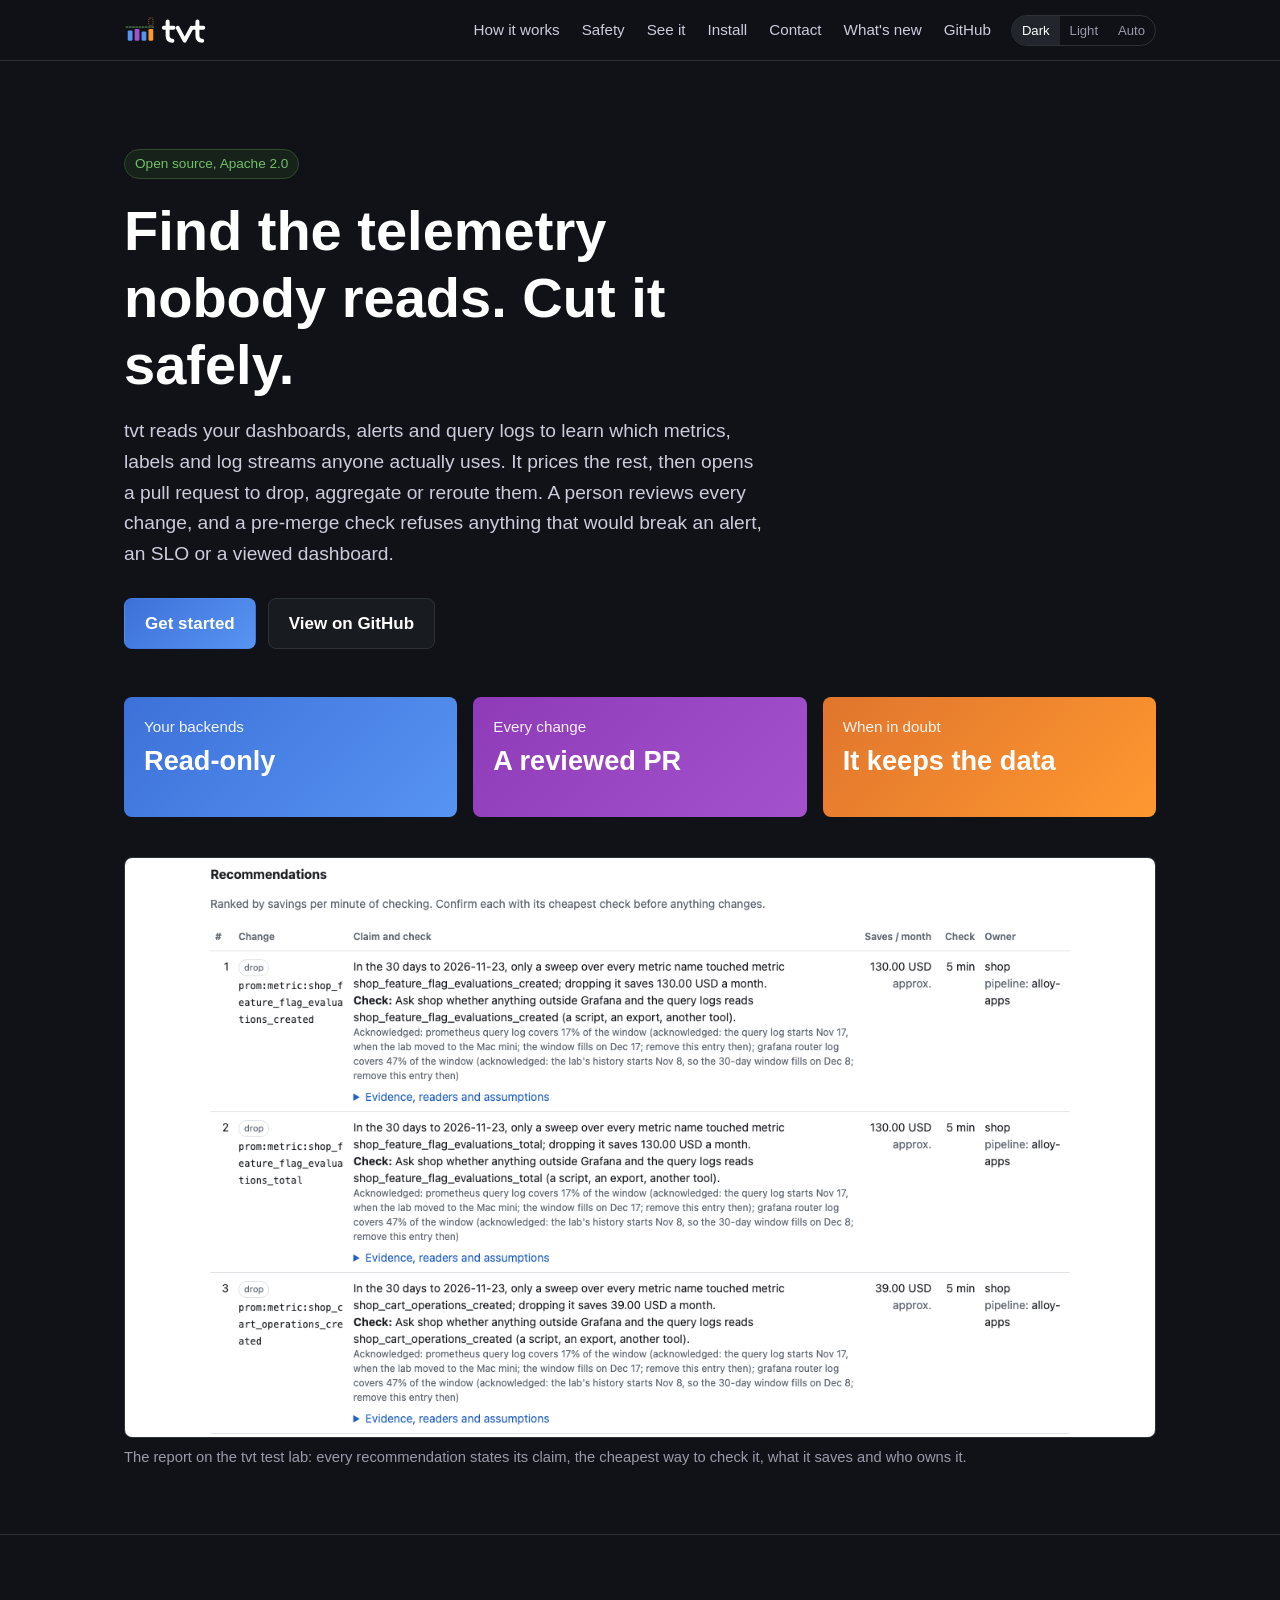
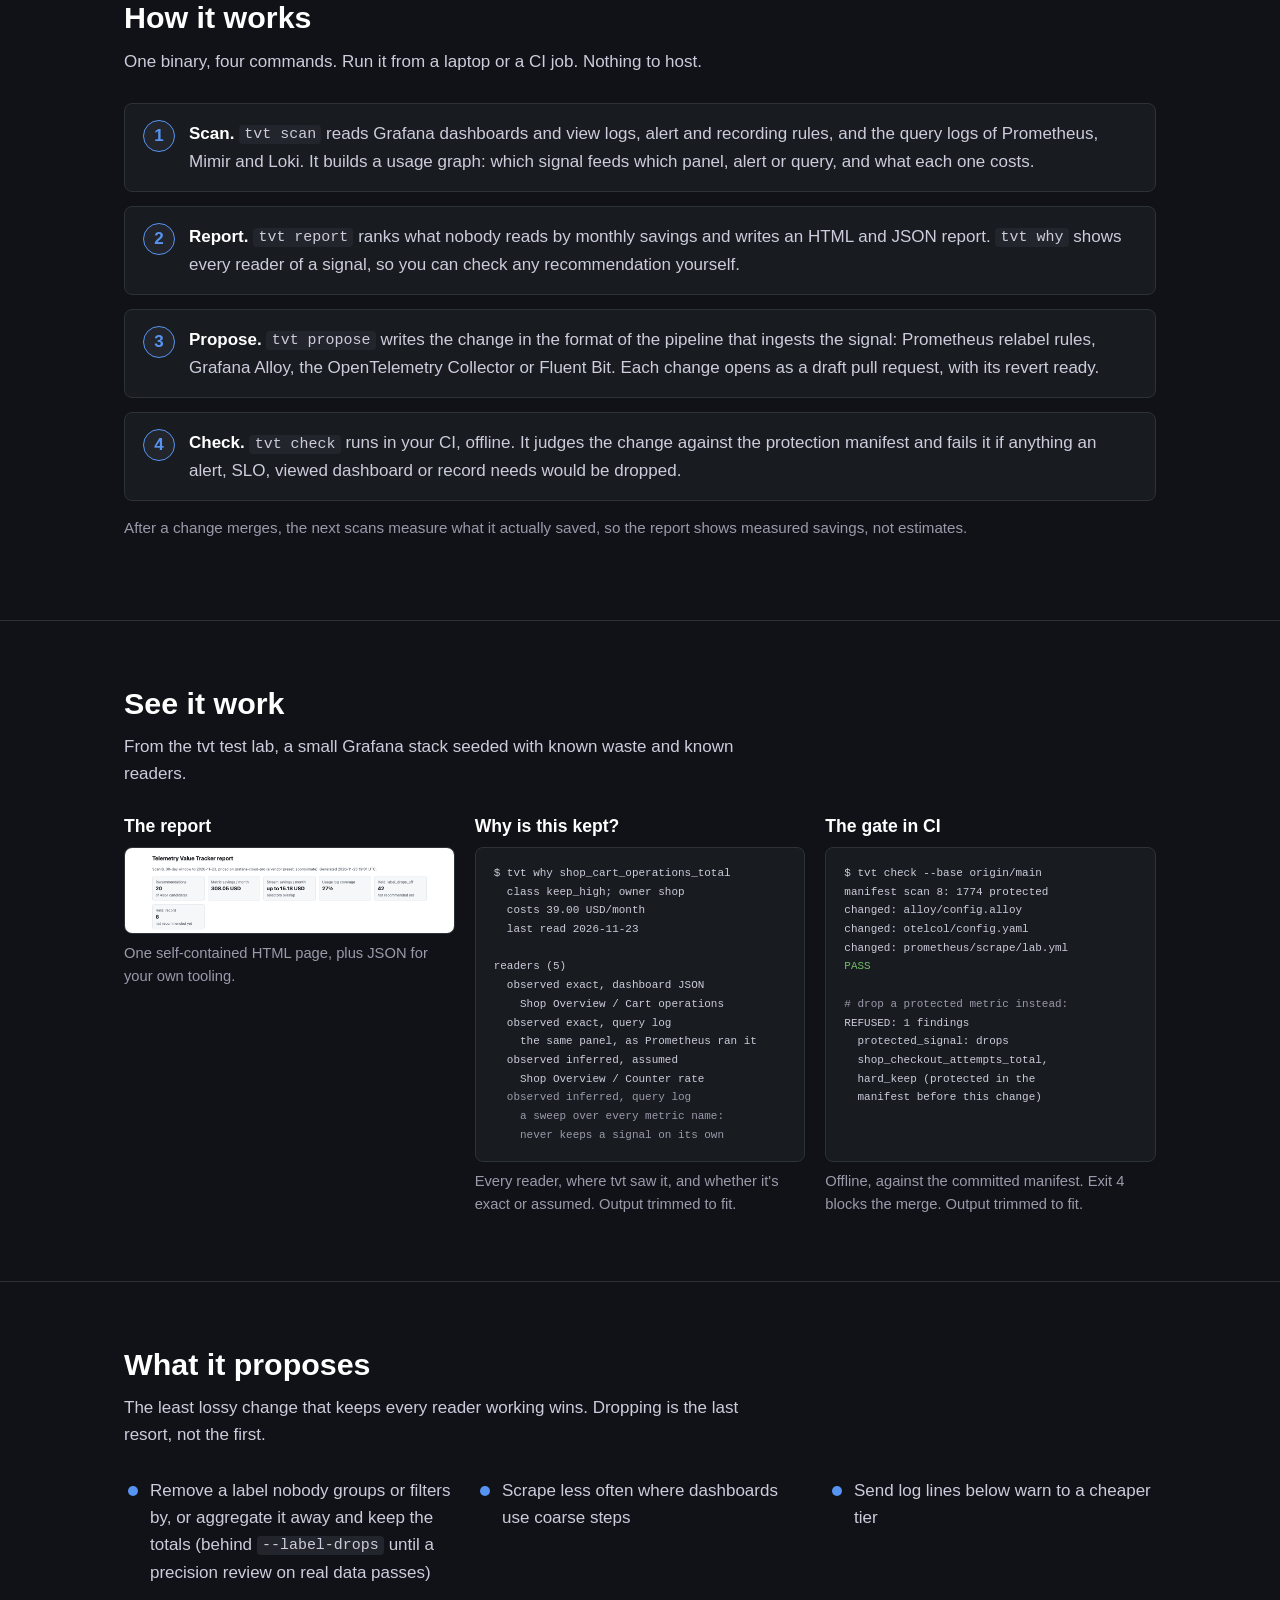
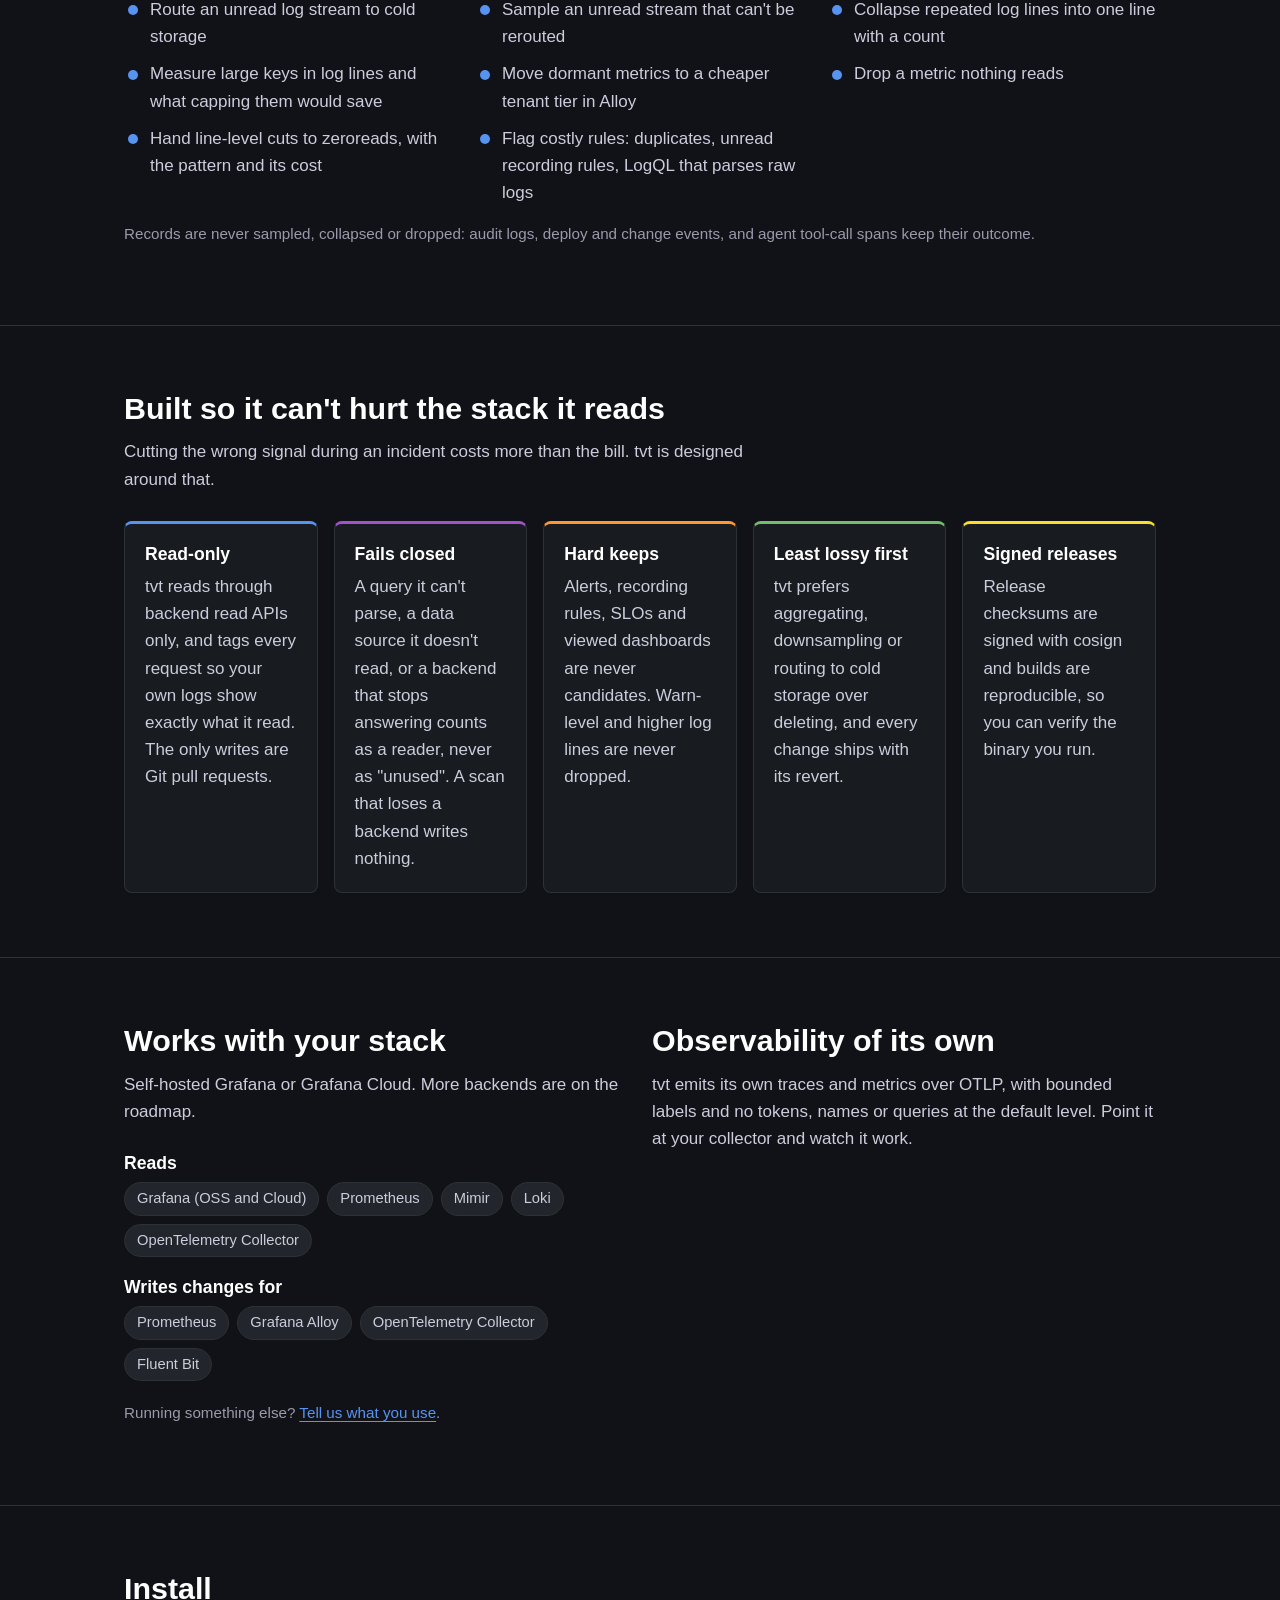
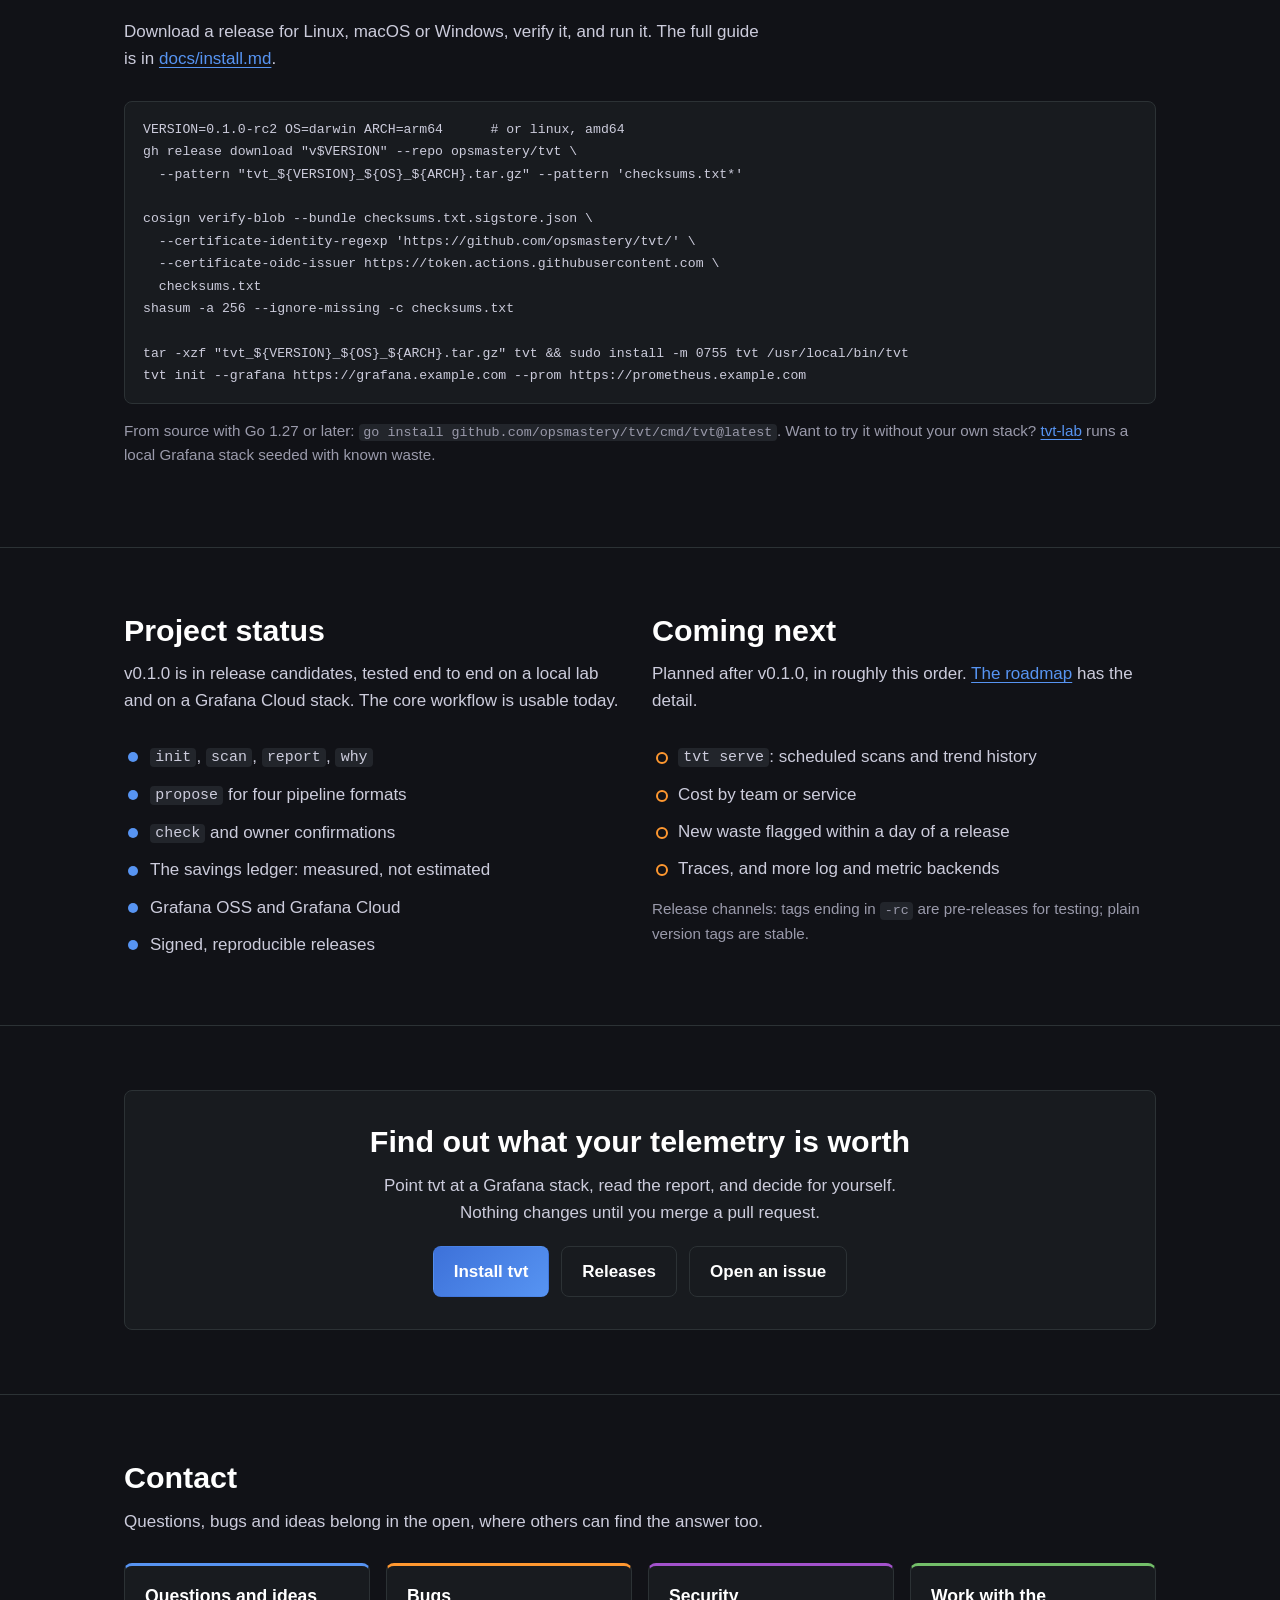
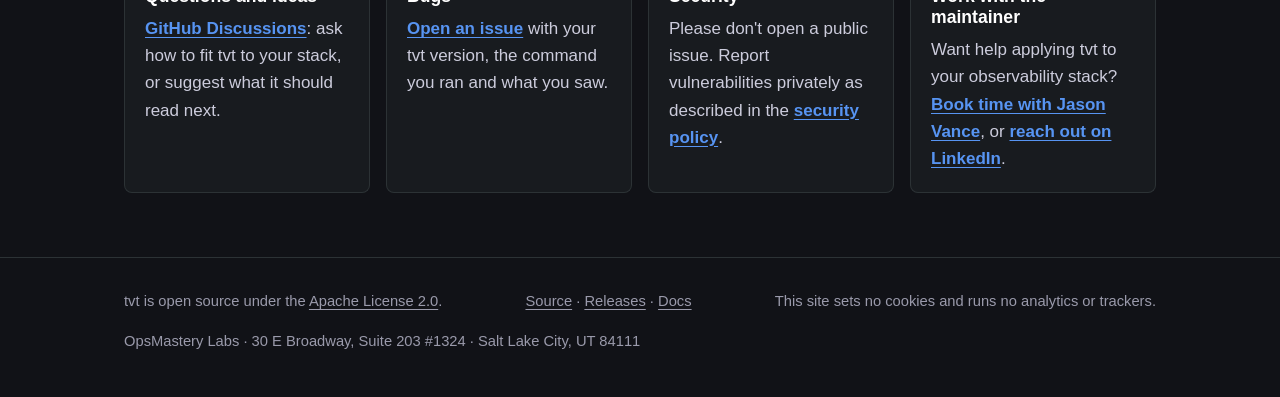
<file: index.html>
<!doctype html>
<html lang="en" data-theme="dark">
<head>
  <meta charset="utf-8">
  <meta name="viewport" content="width=device-width, initial-scale=1">
  <title>tvt: Telemetry Value Tracker</title>
  <meta name="description" content="tvt finds the metrics, labels and log streams nobody reads, prices them, and opens a reviewed pull request to cut them. Open source, read-only, and safe by default.">
  <link rel="canonical" href="https://tvt.opsmastery.dev/">
  <meta name="theme-color" content="#111217">
  <link rel="icon" href="assets/brand/favicon.svg" type="image/svg+xml">
  <link rel="stylesheet" href="assets/style.css">
  <script>try{var t=localStorage.getItem("tvt-theme");if(t==="light"||t==="auto"||t==="dark")document.documentElement.dataset.theme=t}catch(e){}</script>
  <meta property="og:type" content="website">
  <meta property="og:title" content="tvt: Telemetry Value Tracker">
  <meta property="og:description" content="Find the telemetry nobody reads. Cut it with a reviewed pull request.">
  <meta property="og:url" content="https://tvt.opsmastery.dev/">
  <meta property="og:image" content="https://tvt.opsmastery.dev/assets/social-card.png">
  <meta property="og:image:width" content="1200">
  <meta property="og:image:height" content="630">
  <meta name="twitter:card" content="summary_large_image">
  <script type="application/ld+json">
  {
    "@context": "https://schema.org",
    "@type": "SoftwareApplication",
    "name": "tvt (Telemetry Value Tracker)",
    "applicationCategory": "DeveloperApplication",
    "operatingSystem": "Linux, macOS, Windows",
    "license": "https://www.apache.org/licenses/LICENSE-2.0",
    "url": "https://tvt.opsmastery.dev/",
    "codeRepository": "https://github.com/opsmastery/tvt",
    "offers": { "@type": "Offer", "price": "0", "priceCurrency": "USD" }
  }
  </script>
</head>
<body>
  <a class="skip" href="#main">Skip to content</a>
  <header class="site">
    <div class="wrap">
      <a class="brand" href="./"><img class="logo-dark" src="assets/brand/tvt-logo-dark.svg" alt="tvt" width="83" height="32"><img class="logo-light" src="assets/brand/tvt-logo-light.svg" alt="tvt" width="83" height="32"></a>
      <nav aria-label="Main">
        <ul>
          <li><a href="#how">How it works</a></li>
          <li class="hide-sm"><a href="#safety">Safety</a></li>
          <li class="hide-sm"><a href="#see">See it</a></li>
          <li><a href="#install">Install</a></li>
          <li><a href="#contact">Contact</a></li>
          <li class="hide-sm"><a href="https://github.com/opsmastery/tvt/releases">What's new</a></li>
          <li><a href="https://github.com/opsmastery/tvt">GitHub</a></li>
        </ul>
      </nav>
      <div class="theme" role="group" aria-label="Color theme">
        <button type="button" data-set="dark">Dark</button><button type="button" data-set="light">Light</button><button type="button" data-set="auto">Auto</button>
      </div>
    </div>
  </header>

  <main id="main">
    <div class="wrap hero">
      <span class="eyebrow">Open source, Apache 2.0</span>
      <h1>Find the telemetry nobody reads. Cut it safely.</h1>
      <p class="lead">tvt reads your dashboards, alerts and query logs to learn which metrics, labels and log streams anyone actually uses. It prices the rest, then opens a pull request to drop, aggregate or reroute them. A person reviews every change, and a pre-merge check refuses anything that would break an alert, an SLO or a viewed dashboard.</p>
      <div class="actions">
        <a class="btn primary" href="#install">Get started</a>
        <a class="btn ghost" href="https://github.com/opsmastery/tvt">View on GitHub</a>
      </div>
      <div class="tiles" aria-label="What tvt promises">
        <div class="tile blue"><div class="label">Your backends</div><div class="value">Read-only</div></div>
        <div class="tile purple"><div class="label">Every change</div><div class="value">A reviewed PR</div></div>
        <div class="tile orange"><div class="label">When in doubt</div><div class="value">It keeps the data</div></div>
      </div>
      <figure class="shot">
        <img src="assets/report-recommendations.png" width="1280" height="720" alt="The tvt HTML report's recommendations table: each row names the change, the claim and the cheapest check, the monthly saving, the minutes to check it, and the owner.">
        <figcaption>The report on the tvt test lab: every recommendation states its claim, the cheapest way to check it, what it saves and who owns it.</figcaption>
      </figure>
    </div>

    <section id="how" aria-labelledby="how-h">
      <div class="wrap">
        <h2 id="how-h">How it works</h2>
        <p class="intro">One binary, four commands. Run it from a laptop or a CI job. Nothing to host.</p>
        <ol class="steps">
          <li><strong>Scan.</strong> <code>tvt scan</code> reads Grafana dashboards and view logs, alert and recording rules, and the query logs of Prometheus, Mimir and Loki. It builds a usage graph: which signal feeds which panel, alert or query, and what each one costs.</li>
          <li><strong>Report.</strong> <code>tvt report</code> ranks what nobody reads by monthly savings and writes an HTML and JSON report. <code>tvt why</code> shows every reader of a signal, so you can check any recommendation yourself.</li>
          <li><strong>Propose.</strong> <code>tvt propose</code> writes the change in the format of the pipeline that ingests the signal: Prometheus relabel rules, Grafana Alloy, the OpenTelemetry Collector or Fluent Bit. Each change opens as a draft pull request, with its revert ready.</li>
          <li><strong>Check.</strong> <code>tvt check</code> runs in your CI, offline. It judges the change against the protection manifest and fails it if anything an alert, SLO, viewed dashboard or record needs would be dropped.</li>
        </ol>
        <p class="note">After a change merges, the next scans measure what it actually saved, so the report shows measured savings, not estimates.</p>
      </div>
    </section>

    <section id="see" aria-labelledby="see-h">
      <div class="wrap">
        <h2 id="see-h">See it work</h2>
        <p class="intro">From the tvt test lab, a small Grafana stack seeded with known waste and known readers.</p>
        <div class="views">
          <figure>
            <h3>The report</h3>
            <img src="assets/report-summary.png" width="1280" height="330" alt="The top of the tvt report: recommendations, metric and stream savings per month, usage log coverage, and what is held back.">
            <figcaption>One self-contained HTML page, plus JSON for your own tooling.</figcaption>
          </figure>
          <figure>
            <h3>Why is this kept?</h3>
<pre class="term"><code>$ tvt why shop_cart_operations_total
  class keep_high; owner shop
  costs 39.00 USD/month
  last read 2026-11-23

readers (5)
  observed exact, dashboard JSON
    Shop Overview / Cart operations
  observed exact, query log
    the same panel, as Prometheus ran it
  observed inferred, assumed
    Shop Overview / Counter rate
<span class="dim">  observed inferred, query log
    a sweep over every metric name:
    never keeps a signal on its own</span></code></pre>
            <figcaption>Every reader, where tvt saw it, and whether it's exact or assumed. Output trimmed to fit.</figcaption>
          </figure>
          <figure>
            <h3>The gate in CI</h3>
<pre class="term"><code>$ tvt check --base origin/main
manifest scan 8: 1774 protected
changed: alloy/config.alloy
changed: otelcol/config.yaml
changed: prometheus/scrape/lab.yml
<span class="ok">PASS</span>

<span class="dim"># drop a protected metric instead:</span>
REFUSED: 1 findings
  protected_signal: drops
  shop_checkout_attempts_total,
  hard_keep (protected in the
  manifest before this change)</code></pre>
            <figcaption>Offline, against the committed manifest. Exit 4 blocks the merge. Output trimmed to fit.</figcaption>
          </figure>
        </div>
      </div>
    </section>

    <section id="proposes" aria-labelledby="proposes-h">
      <div class="wrap">
        <h2 id="proposes-h">What it proposes</h2>
        <p class="intro">The least lossy change that keeps every reader working wins. Dropping is the last resort, not the first.</p>
        <ul class="checklist">
          <li>Remove a label nobody groups or filters by, or aggregate it away and keep the totals (behind <code>--label-drops</code> until a precision review on real data passes)</li>
          <li>Scrape less often where dashboards use coarse steps</li>
          <li>Send log lines below warn to a cheaper tier</li>
          <li>Route an unread log stream to cold storage</li>
          <li>Sample an unread stream that can't be rerouted</li>
          <li>Collapse repeated log lines into one line with a count</li>
          <li>Measure large keys in log lines and what capping them would save</li>
          <li>Move dormant metrics to a cheaper tenant tier in Alloy</li>
          <li>Drop a metric nothing reads</li>
          <li>Hand line-level cuts to zeroreads, with the pattern and its cost</li>
          <li>Flag costly rules: duplicates, unread recording rules, LogQL that parses raw logs</li>
        </ul>
        <p class="note">Records are never sampled, collapsed or dropped: audit logs, deploy and change events, and agent tool-call spans keep their outcome.</p>
      </div>
    </section>

    <section id="safety" aria-labelledby="safety-h">
      <div class="wrap">
        <h2 id="safety-h">Built so it can't hurt the stack it reads</h2>
        <p class="intro">Cutting the wrong signal during an incident costs more than the bill. tvt is designed around that.</p>
        <div class="grid five">
          <div class="card"><h3>Read-only</h3><p>tvt reads through backend read APIs only, and tags every request so your own logs show exactly what it read. The only writes are Git pull requests.</p></div>
          <div class="card c-purple"><h3>Fails closed</h3><p>A query it can't parse, a data source it doesn't read, or a backend that stops answering counts as a reader, never as "unused". A scan that loses a backend writes nothing.</p></div>
          <div class="card c-orange"><h3>Hard keeps</h3><p>Alerts, recording rules, SLOs and viewed dashboards are never candidates. Warn-level and higher log lines are never dropped.</p></div>
          <div class="card c-green"><h3>Least lossy first</h3><p>tvt prefers aggregating, downsampling or routing to cold storage over deleting, and every change ships with its revert.</p></div>
          <div class="card c-yellow"><h3>Signed releases</h3><p>Release checksums are signed with cosign and builds are reproducible, so you can verify the binary you run.</p></div>
        </div>
      </div>
    </section>

    <section id="stacks" aria-labelledby="stacks-h">
      <div class="wrap two">
        <div>
          <h2 id="stacks-h">Works with your stack</h2>
          <p class="intro">Self-hosted Grafana or Grafana Cloud. More backends are on the roadmap.</p>
          <h3>Reads</h3>
          <ul class="pill-row">
            <li>Grafana (OSS and Cloud)</li><li>Prometheus</li><li>Mimir</li><li>Loki</li><li>OpenTelemetry Collector</li>
          </ul>
          <h3>Writes changes for</h3>
          <ul class="pill-row">
            <li>Prometheus</li><li>Grafana Alloy</li><li>OpenTelemetry Collector</li><li>Fluent Bit</li>
          </ul>
          <p class="note">Running something else? <a href="https://github.com/opsmastery/tvt/discussions">Tell us what you use</a>.</p>
        </div>
        <div>
          <h2>Observability of its own</h2>
          <p class="intro">tvt emits its own traces and metrics over OTLP, with bounded labels and no tokens, names or queries at the default level. Point it at your collector and watch it work.</p>
        </div>
      </div>
    </section>

    <section id="install" aria-labelledby="install-h">
      <div class="wrap">
        <h2 id="install-h">Install</h2>
        <p class="intro">Download a release for Linux, macOS or Windows, verify it, and run it. The full guide is in <a href="https://github.com/opsmastery/tvt/blob/main/docs/install.md">docs/install.md</a>.</p>
<pre><code>VERSION=0.1.0-rc2 OS=darwin ARCH=arm64      # or linux, amd64
gh release download "v$VERSION" --repo opsmastery/tvt \
  --pattern "tvt_${VERSION}_${OS}_${ARCH}.tar.gz" --pattern 'checksums.txt*'

cosign verify-blob --bundle checksums.txt.sigstore.json \
  --certificate-identity-regexp 'https://github.com/opsmastery/tvt/' \
  --certificate-oidc-issuer https://token.actions.githubusercontent.com \
  checksums.txt
shasum -a 256 --ignore-missing -c checksums.txt

tar -xzf "tvt_${VERSION}_${OS}_${ARCH}.tar.gz" tvt && sudo install -m 0755 tvt /usr/local/bin/tvt
tvt init --grafana https://grafana.example.com --prom https://prometheus.example.com</code></pre>
        <p class="note">From source with Go 1.27 or later: <code>go install github.com/opsmastery/tvt/cmd/tvt@latest</code>. Want to try it without your own stack? <a href="https://github.com/opsmastery/tvt-lab">tvt-lab</a> runs a local Grafana stack seeded with known waste.</p>
      </div>
    </section>

    <section id="status" aria-labelledby="status-h">
      <div class="wrap two">
        <div>
          <h2 id="status-h">Project status</h2>
          <p class="intro">v0.1.0 is in release candidates, tested end to end on a local lab and on a Grafana Cloud stack. The core workflow is usable today.</p>
          <ul class="checklist">
            <li><code>init</code>, <code>scan</code>, <code>report</code>, <code>why</code></li>
            <li><code>propose</code> for four pipeline formats</li>
            <li><code>check</code> and owner confirmations</li>
            <li>The savings ledger: measured, not estimated</li>
            <li>Grafana OSS and Grafana Cloud</li>
            <li>Signed, reproducible releases</li>
          </ul>
        </div>
        <div>
          <h2>Coming next</h2>
          <p class="intro">Planned after v0.1.0, in roughly this order. <a href="https://github.com/opsmastery/tvt/blob/main/docs/ROADMAP.md">The roadmap</a> has the detail.</p>
          <ul class="checklist next">
            <li><code>tvt serve</code>: scheduled scans and trend history</li>
            <li>Cost by team or service</li>
            <li>New waste flagged within a day of a release</li>
            <li>Traces, and more log and metric backends</li>
          </ul>
          <p class="note">Release channels: tags ending in <code>-rc</code> are pre-releases for testing; plain version tags are stable.</p>
        </div>
      </div>
    </section>

    <section id="start" aria-labelledby="start-h">
      <div class="wrap">
        <div class="cta">
          <h2 id="start-h">Find out what your telemetry is worth</h2>
          <p>Point tvt at a Grafana stack, read the report, and decide for yourself. Nothing changes until you merge a pull request.</p>
          <div class="actions">
            <a class="btn primary" href="#install">Install tvt</a>
            <a class="btn ghost" href="https://github.com/opsmastery/tvt/releases">Releases</a>
            <a class="btn ghost" href="https://github.com/opsmastery/tvt/issues/new/choose">Open an issue</a>
          </div>
        </div>
      </div>
    </section>

    <section id="contact" class="contact" aria-labelledby="contact-h">
      <div class="wrap">
        <h2 id="contact-h">Contact</h2>
        <p class="intro">Questions, bugs and ideas belong in the open, where others can find the answer too.</p>
        <div class="grid">
          <div class="card"><h3>Questions and ideas</h3><p><a href="https://github.com/opsmastery/tvt/discussions">GitHub Discussions</a>: ask how to fit tvt to your stack, or suggest what it should read next.</p></div>
          <div class="card c-orange"><h3>Bugs</h3><p><a href="https://github.com/opsmastery/tvt/issues/new/choose">Open an issue</a> with your tvt version, the command you ran and what you saw.</p></div>
          <div class="card c-purple"><h3>Security</h3><p>Please don't open a public issue. Report vulnerabilities privately as described in the <a href="https://github.com/opsmastery/tvt/security/policy">security policy</a>.</p></div>
          <div class="card c-green"><h3>Work with the maintainer</h3><p>Want help applying tvt to your observability stack? <a href="https://www.opsmasterysummit.com/book">Book time with Jason Vance</a>, or <a href="https://www.linkedin.com/in/jason-s-vance/">reach out on LinkedIn</a>.</p></div>
        </div>
      </div>
    </section>
  </main>

  <footer>
    <div class="wrap">
      <span>tvt is open source under the <a href="https://github.com/opsmastery/tvt/blob/main/LICENSE">Apache License 2.0</a>.</span>
      <span><a href="https://github.com/opsmastery/tvt">Source</a> · <a href="https://github.com/opsmastery/tvt/releases">Releases</a> · <a href="https://github.com/opsmastery/tvt/tree/main/docs">Docs</a></span>
      <span>This site sets no cookies and runs no analytics or trackers.</span>
      <span>OpsMastery Labs · 30 E Broadway, Suite 203 #1324 · Salt Lake City, UT 84111</span>
    </div>
  </footer>
  <script>
    (function () {
      var root = document.documentElement, buttons = document.querySelectorAll(".theme button");
      function show(t) { buttons.forEach(function (b) { b.setAttribute("aria-pressed", String(b.dataset.set === t)); }); }
      show(root.dataset.theme);
      buttons.forEach(function (b) {
        b.addEventListener("click", function () {
          root.dataset.theme = b.dataset.set; show(b.dataset.set);
          try { localStorage.setItem("tvt-theme", b.dataset.set); } catch (e) {}
        });
      });
    })();
  </script>
</body>
</html>
</file>
<file: assets/style.css>
/* tvt site. Dark palette taken from the Grafana dashboard look:
   near-black canvas, panel greys, and the blue / purple / orange stat
   colors with green and yellow accents. No external fonts or scripts. */
:root {
  --bg: #111217;
  --panel: #181b1f;
  --panel-2: #22252b;
  --border: #2c3235;
  --text: #ccccdc;
  --muted: #9a9aab;
  --heading: #ffffff;
  --blue: #5794f2;
  --blue-deep: #3d71d9;
  --purple: #a352cc;
  --purple-deep: #8f3bb8;
  --orange: #ff9830;
  --orange-deep: #e0752d;
  --green: #73bf69;
  --yellow: #fade2a;
  --red: #f2495c;
  --link: #5794f2;
  --radius: 8px;
  --max: 1080px;
  font-family: -apple-system, BlinkMacSystemFont, "Segoe UI", Roboto, "Helvetica Neue", Arial, sans-serif;
  color-scheme: dark;
}
* { box-sizing: border-box; }
html { scroll-behavior: smooth; }
@media (prefers-reduced-motion: reduce) { html { scroll-behavior: auto; } }
body { margin: 0; background: var(--bg); color: var(--text); line-height: 1.6; font-size: 17px; }
a { color: var(--link); text-underline-offset: 3px; }
a:hover { color: #8ab8ff; }
:focus-visible { outline: 2px solid var(--yellow); outline-offset: 3px; border-radius: 4px; }
code, pre { font-family: ui-monospace, SFMono-Regular, Menlo, Consolas, monospace; font-size: 0.88em; }
code { background: var(--panel-2); padding: 0.1em 0.35em; border-radius: 4px; }
pre { background: var(--panel); border: 1px solid var(--border); border-radius: var(--radius); padding: 16px 18px; overflow-x: auto; line-height: 1.5; }
pre code { background: none; padding: 0; }
h1, h2, h3 { color: var(--heading); line-height: 1.2; }
h2 { font-size: 1.9rem; margin: 0 0 12px; }
h3 { font-size: 1.1rem; margin: 0 0 8px; }
.wrap { max-width: var(--max); margin: 0 auto; padding: 0 24px; }
.skip { position: absolute; left: -999px; top: 8px; background: var(--yellow); color: #000; padding: 8px 12px; border-radius: 4px; z-index: 10; }
.skip:focus { left: 8px; }

/* Header */
header.site { position: sticky; top: 0; z-index: 5; background: rgba(17, 18, 23, 0.92); backdrop-filter: blur(6px); border-bottom: 1px solid var(--border); }
header.site .wrap { display: flex; align-items: center; height: 60px; gap: 20px; }
header.site nav { margin-left: auto; }
.brand { display: flex; align-items: center; gap: 10px; color: var(--heading); text-decoration: none; font-weight: 700; font-size: 1.1rem; }
nav ul { list-style: none; display: flex; gap: 22px; margin: 0; padding: 0; flex-wrap: wrap; }
nav a { color: var(--text); text-decoration: none; font-size: 0.95rem; }
nav a:hover { color: var(--heading); }

/* Hero */
.hero { padding-top: 88px; padding-bottom: 64px; }
.eyebrow { display: inline-block; font-size: 0.85rem; color: var(--green); border: 1px solid #2f4a2c; background: #16221a; padding: 3px 10px; border-radius: 999px; margin-bottom: 18px; }
.hero h1 { font-size: clamp(2.2rem, 5vw, 3.5rem); margin: 0 0 18px; max-width: 18ch; }
.hero p.lead { font-size: 1.2rem; color: var(--text); max-width: 60ch; margin: 0 0 28px; }
.actions { display: flex; gap: 12px; flex-wrap: wrap; }
.btn { display: inline-block; padding: 11px 20px; border-radius: var(--radius); font-weight: 600; text-decoration: none; border: 1px solid transparent; }
.btn.primary { background: linear-gradient(135deg, var(--blue-deep), var(--blue)); color: #fff; }
.btn.primary:hover { color: #fff; filter: brightness(1.08); }
.btn.ghost { border-color: var(--border); color: var(--heading); background: var(--panel); }
.btn.ghost:hover { border-color: var(--muted); color: var(--heading); }

/* Stat-style tiles, as on the dashboard */
.tiles { display: grid; grid-template-columns: repeat(auto-fit, minmax(220px, 1fr)); gap: 16px; margin-top: 48px; }
.tile { border-radius: var(--radius); padding: 18px 20px; color: #fff; min-height: 120px; }
.tile .label { font-size: 0.95rem; opacity: 0.92; }
.tile .value { font-size: 1.7rem; font-weight: 700; margin-top: 6px; line-height: 1.2; }
.tile.blue { background: linear-gradient(135deg, var(--blue-deep), var(--blue)); }
.tile.purple { background: linear-gradient(135deg, var(--purple-deep), var(--purple)); }
.tile.orange { background: linear-gradient(135deg, var(--orange-deep), var(--orange)); }

/* Sections */
section { padding: 64px 0; border-top: 1px solid var(--border); }
section p.intro { max-width: 68ch; color: var(--text); margin: 0 0 28px; }
.grid { display: grid; grid-template-columns: repeat(auto-fit, minmax(240px, 1fr)); gap: 16px; }
.grid.five { grid-template-columns: repeat(auto-fit, minmax(180px, 1fr)); }
.card { background: var(--panel); border: 1px solid var(--border); border-radius: var(--radius); padding: 20px; border-top: 3px solid var(--blue); }
.card.c-purple { border-top-color: var(--purple); }
.card.c-orange { border-top-color: var(--orange); }
.card.c-green { border-top-color: var(--green); }
.card.c-yellow { border-top-color: var(--yellow); }
.card p { margin: 0; color: var(--text); }
.steps { counter-reset: step; list-style: none; padding: 0; margin: 0; display: grid; gap: 14px; }
.steps li { counter-increment: step; background: var(--panel); border: 1px solid var(--border); border-radius: var(--radius); padding: 16px 18px 16px 64px; position: relative; }
.steps li::before { content: counter(step); position: absolute; left: 18px; top: 16px; width: 30px; height: 30px; border-radius: 50%; background: var(--panel-2); border: 1px solid var(--blue); color: var(--link); display: grid; place-items: center; font-weight: 700; }
.steps strong { color: var(--heading); }
.pill-row { display: flex; flex-wrap: wrap; gap: 8px; margin: 8px 0 20px; padding: 0; list-style: none; }
.pill-row li { background: var(--panel-2); border: 1px solid var(--border); border-radius: 999px; padding: 4px 12px; font-size: 0.92rem; }
.two { display: grid; grid-template-columns: repeat(auto-fit, minmax(300px, 1fr)); gap: 24px; align-items: start; }
.note { color: var(--muted); font-size: 0.95rem; }

/* Contact */
.contact .card a { font-weight: 600; }

/* Footer */
footer { border-top: 1px solid var(--border); padding: 32px 0 48px; color: var(--muted); font-size: 0.92rem; }
footer .wrap { display: flex; justify-content: space-between; gap: 16px; flex-wrap: wrap; }
footer a { color: var(--muted); }

@media (max-width: 720px) {
  nav ul { gap: 14px; }
  nav li.hide-sm { display: none; }
  .hero { padding-top: 56px; padding-bottom: 40px; }
}

/* Light theme (Grafana's light look), chosen in the header or by the system
   when the switcher is on Auto. Dark stays the default. */
html[data-theme="light"] {
  --bg: #f4f5f5; --panel: #ffffff; --panel-2: #eef0f2; --border: #d9dce0;
  --text: #24292e; --muted: #5b6066; --heading: #111217; --link: #1f62e0;
  color-scheme: light;
}
@media (prefers-color-scheme: light) {
  html[data-theme="auto"] {
    --bg: #f4f5f5; --panel: #ffffff; --panel-2: #eef0f2; --border: #d9dce0;
    --text: #24292e; --muted: #5b6066; --heading: #111217; --link: #1f62e0;
    color-scheme: light;
  }
}
html[data-theme="light"] header.site { background: rgba(244, 245, 245, 0.92); }
@media (prefers-color-scheme: light) { html[data-theme="auto"] header.site { background: rgba(244, 245, 245, 0.92); } }
html[data-theme="light"] .eyebrow { color: #1a7f37; background: #e9f6ec; border-color: #b7dfc0; }
@media (prefers-color-scheme: light) { html[data-theme="auto"] .eyebrow { color: #1a7f37; background: #e9f6ec; border-color: #b7dfc0; } }

/* Theme switcher */
.theme { display: inline-flex; border: 1px solid var(--border); border-radius: 999px; overflow: hidden; }
.theme button { background: none; border: 0; color: var(--muted); font: inherit; font-size: 0.82rem; padding: 4px 10px; cursor: pointer; }
.theme button[aria-pressed="true"] { background: var(--panel-2); color: var(--heading); }
.head-right { display: flex; align-items: center; gap: 18px; }

/* Screenshots and terminal output */
figure.shot { margin: 40px 0 0; }
figure.shot img { width: 100%; height: auto; display: block; border: 1px solid var(--border); border-radius: var(--radius); background: #fff; }
figure.shot figcaption, .views figcaption { color: var(--muted); font-size: 0.92rem; margin-top: 8px; }
.views { display: grid; grid-template-columns: repeat(auto-fit, minmax(300px, 1fr)); gap: 20px; }
.views figure { margin: 0; display: flex; flex-direction: column; }
.views figure > img { width: 100%; height: auto; border: 1px solid var(--border); border-radius: var(--radius); background: #fff; }
.views h3 { margin-bottom: 10px; }
pre.term { margin: 0; font-size: 0.78rem; flex: 1; }
pre.term .ok { color: var(--green); }
pre.term .dim { color: var(--muted); }

/* Lists */
.checklist { list-style: none; padding: 0; margin: 0; display: grid; grid-template-columns: repeat(auto-fit, minmax(280px, 1fr)); gap: 10px 24px; }
.checklist li { padding-left: 26px; position: relative; }
.checklist li::before { content: ""; position: absolute; left: 4px; top: 0.55em; width: 10px; height: 10px; border-radius: 50%; background: var(--blue); }
.checklist.next li::before { background: none; border: 2px solid var(--orange); width: 8px; height: 8px; }

/* Closing call to action */
.cta { background: var(--panel); border: 1px solid var(--border); border-radius: var(--radius); padding: 32px; text-align: center; }
.cta p { margin: 0 auto 20px; max-width: 60ch; }
.cta .actions { justify-content: center; }

/* Header logo: the dark or light lockup, following the theme */
.brand img { width: auto; height: 32px; }
.brand .logo-light { display: none; }
html[data-theme="light"] .brand .logo-dark { display: none; }
html[data-theme="light"] .brand .logo-light { display: block; }
@media (prefers-color-scheme: light) {
  html[data-theme="auto"] .brand .logo-dark { display: none; }
  html[data-theme="auto"] .brand .logo-light { display: block; }
}
</file>
